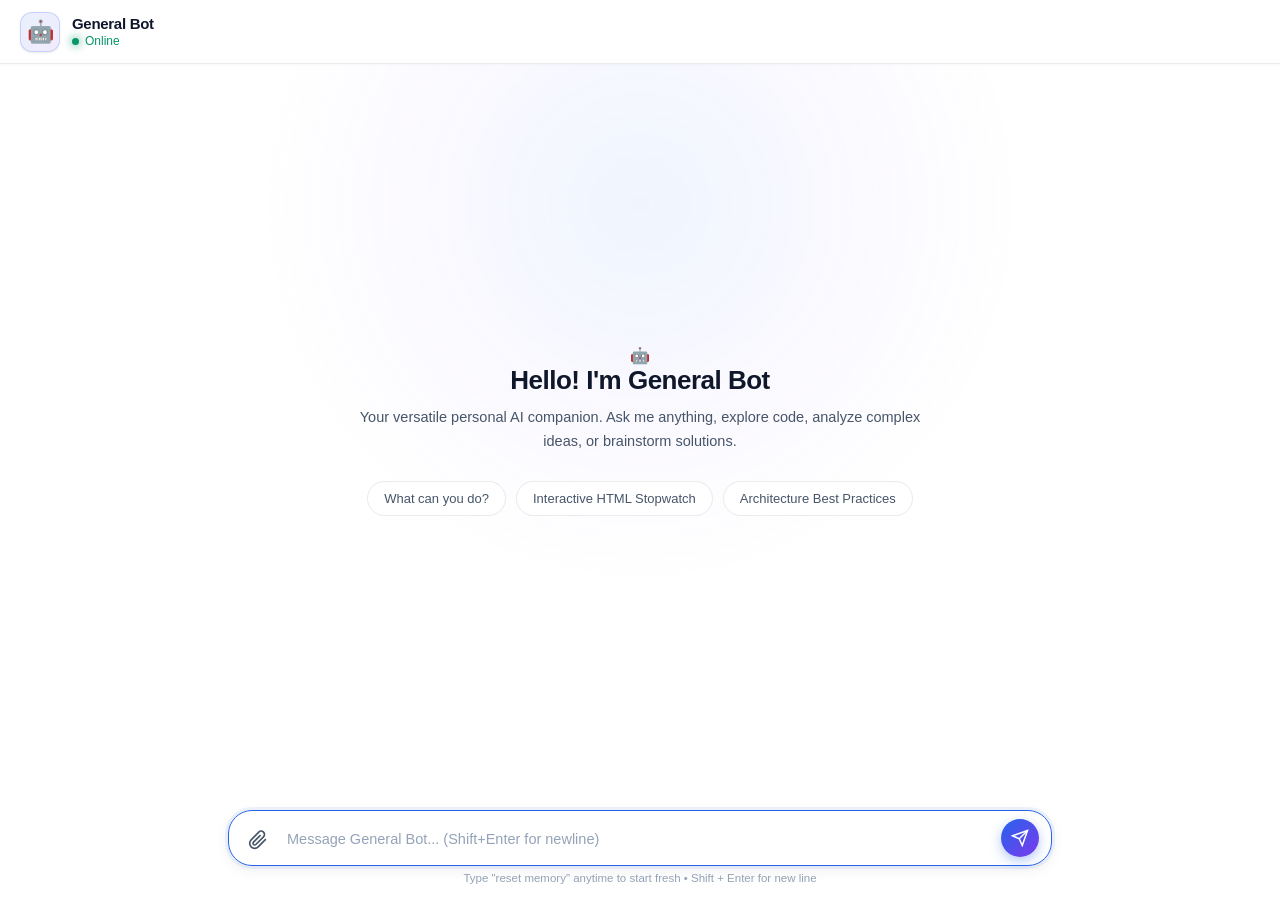
<file: frontend/index.html>
<!DOCTYPE html>
<html lang="en">
<head>
  <meta charset="UTF-8">
  <meta name="viewport" content="width=device-width, initial-scale=1.0, maximum-scale=1.0, user-scalable=no">
  <title>General Bot &bull; ai.maran.co.in</title>
  <link rel="stylesheet" href="styles.css">
  <script src="vendor/marked.min.js"></script>
  <script src="vendor/highlight.min.js"></script>
</head>
<body class="light-theme">
  <div class="app-container">
    <!-- Main Content Area (Single Dedicated Bot) -->
    <main class="main-content">
      <!-- Clean Top Navbar -->
      <header class="navbar">
        <div class="bot-header">
          <div class="bot-avatar">🤖</div>
          <div class="bot-meta">
            <span class="bot-title">General Bot</span>
            <span class="bot-status">
              <span class="status-dot"></span>
              Online
            </span>
          </div>
        </div>
      </header>

      <!-- Chat History Container -->
      <section class="messages-container" id="messagesContainer">
        <!-- Welcome Screen -->
        <div class="welcome-screen" id="welcomeScreen">
          <div class="welcome-card">
            <div class="welcome-avatar">🤖</div>
            <h2>Hello! I'm General Bot</h2>
            <p>Your versatile personal AI companion. Ask me anything, explore code, analyze complex ideas, or brainstorm solutions.</p>
            <div class="prompt-chips">
              <button class="chip" data-prompt="Explain how you work and what capabilities you have">What can you do?</button>
              <button class="chip" data-prompt="Write an interactive HTML/JS stopwatch artifact with Start, Stop, and Lap buttons">Interactive HTML Stopwatch</button>
              <button class="chip" data-prompt="Help me design a clean, modular architecture for a solo developer project">Architecture Best Practices</button>
            </div>
          </div>
        </div>

        <!-- Chat messages injected here -->
        <div class="messages-list" id="messagesList"></div>
      </section>

      <!-- Attachment Preview Tray -->
      <div class="attachment-tray" id="attachmentTray"></div>

      <!-- Composer Input Box (Floating Capsule) -->
      <footer class="composer-container">
        <form class="composer-form" id="chatForm">
          <input type="file" id="fileInput" multiple style="display: none;">
          <button type="button" class="icon-btn attach-btn" id="attachBtn" title="Attach file or image">
            <svg width="20" height="20" viewBox="0 0 24 24" fill="none" stroke="currentColor" stroke-width="2">
              <path d="M21.44 11.05l-9.19 9.19a6 6 0 0 1-8.49-8.49l9.19-9.19a4 4 0 0 1 5.66 5.66l-9.2 9.19a2 2 0 0 1-2.83-2.83l8.49-8.48"></path>
            </svg>
          </button>

          <textarea
            id="messageInput"
            rows="1"
            placeholder="Message General Bot... (Shift+Enter for newline)"
            autofocus
          ></textarea>

          <button type="button" class="icon-btn stop-btn" id="stopBtn" style="display: none;" title="Stop generation">
            <svg width="18" height="18" viewBox="0 0 24 24" fill="currentColor">
              <rect x="6" y="6" width="12" height="12" rx="2"></rect>
            </svg>
          </button>

          <button type="submit" class="icon-btn send-btn" id="sendBtn" title="Send message">
            <svg width="18" height="18" viewBox="0 0 24 24" fill="none" stroke="currentColor" stroke-width="2">
              <line x1="22" y1="2" x2="11" y2="13"></line>
              <polygon points="22 2 15 22 11 13 2 9 22 2"></polygon>
            </svg>
          </button>
        </form>
        <div class="composer-hint">Type "reset memory" anytime to start fresh &bull; Shift + Enter for new line</div>
      </footer>
    </main>
  </div>

  <!-- Artifact Fullscreen Modal -->
  <div class="modal artifact-modal" id="artifactModal">
    <div class="modal-card artifact-modal-card">
      <div class="modal-header">
        <div class="artifact-modal-title">
          <span class="artifact-icon">⚡</span>
          <span id="artifactModalName">Live Preview</span>
        </div>
        <div class="artifact-modal-actions">
          <button class="icon-btn" id="reloadArtifactBtn" title="Reload Preview">
            <svg width="18" height="18" viewBox="0 0 24 24" fill="none" stroke="currentColor" stroke-width="2">
              <path d="M21.5 2v6h-6M21.34 15.57a10 10 0 1 1-.57-8.38l5.67-5.67"/>
            </svg>
          </button>
          <button class="icon-btn" id="closeArtifactModal" title="Close Preview">&times;</button>
        </div>
      </div>
      <div class="modal-body artifact-modal-body">
        <iframe id="artifactModalFrame" sandbox="allow-scripts allow-modals" class="artifact-modal-iframe"></iframe>
      </div>
    </div>
  </div>

  <script src="app.js"></script>
</body>
</html>
</file>
<file: frontend/styles.css>
/* ==========================================================================
   AI Studio &bull; Apple-Style Glassmorphism & Modern Design System (LobeChat inspired)
   ========================================================================== */

:root {
  --font-family: -apple-system, BlinkMacSystemFont, "SF Pro Text", "SF Pro Display", "Segoe UI", Roboto, Helvetica, Arial, sans-serif;
  --font-mono: "SF Mono", "JetBrains Mono", Consolas, "Liberation Mono", Menlo, Courier, monospace;

  /* Native Apple Clean White / Light Aesthetic (Default) */
  --bg-primary: #ffffff;
  --bg-secondary: #f8fafc;
  --bg-tertiary: #f1f5f9;
  --glass-surface: rgba(255, 255, 255, 0.95);
  --glass-border: rgba(0, 0, 0, 0.08);
  --glass-border-focus: rgba(37, 99, 235, 0.4);
  --glass-blur: blur(20px) saturate(180%);
  --border-color: rgba(0, 0, 0, 0.08);

  --text-primary: #0f172a;
  --text-secondary: #475569;
  --text-muted: #94a3b8;

  --accent-color: #2563eb;
  --accent-gradient: linear-gradient(135deg, #2563eb 0%, #7c3aed 100%);
  --accent-hover: #1d4ed8;
  --accent-light: rgba(37, 99, 235, 0.08);

  --user-bubble: linear-gradient(135deg, #2563eb 0%, #1d4ed8 100%);
  --user-text: #ffffff;
  --assistant-bubble: #ffffff;
  --assistant-border: rgba(0, 0, 0, 0.08);

  --error-color: #dc2626;
  --success-color: #059669;
  --warning-color: #d97706;
  --code-bg: #f8fafc;

  --shadow-sm: 0 1px 3px rgba(0, 0, 0, 0.05), 0 1px 2px rgba(0, 0, 0, 0.03);
  --shadow-md: 0 4px 14px rgba(0, 0, 0, 0.07);
  --shadow-lg: 0 10px 30px rgba(0, 0, 0, 0.1);

  --radius-sm: 8px;
  --radius-md: 12px;
  --radius-lg: 18px;
  --radius-xl: 24px;
  --radius-full: 9999px;

  --transition-fast: 0.18s cubic-bezier(0.16, 1, 0.3, 1);
  --transition-normal: 0.28s cubic-bezier(0.16, 1, 0.3, 1);
}

body.light-theme {
  --bg-primary: #ffffff;
  --bg-secondary: #f8fafc;
  --bg-tertiary: #f1f5f9;
  --glass-surface: rgba(255, 255, 255, 0.95);
  --glass-border: rgba(0, 0, 0, 0.08);
  --glass-border-focus: rgba(37, 99, 235, 0.4);
  --border-color: rgba(0, 0, 0, 0.08);

  --text-primary: #0f172a;
  --text-secondary: #475569;
  --text-muted: #94a3b8;

  --assistant-bubble: #ffffff;
  --assistant-border: rgba(0, 0, 0, 0.08);
}

/* Base Reset */
*, *::before, *::after {
  box-sizing: border-box;
  margin: 0;
  padding: 0;
}

html, body {
  height: 100%;
  width: 100%;
  font-family: var(--font-family);
  background-color: var(--bg-primary);
  color: var(--text-primary);
  overflow: hidden;
  -webkit-font-smoothing: antialiased;
  -moz-osx-font-smoothing: grayscale;
}

/* Subtle Ambient Glow Background */
body::before {
  content: "";
  position: fixed;
  top: -20%;
  left: 20%;
  width: 60vw;
  height: 60vw;
  background: radial-gradient(circle, rgba(59, 130, 246, 0.08) 0%, rgba(139, 92, 246, 0.03) 45%, transparent 70%);
  pointer-events: none;
  z-index: 0;
}

/* App Layout */
.app-container {
  display: flex;
  height: 100vh;
  width: 100vw;
  position: relative;
  z-index: 1;
}

/* ==========================================================================
   Sidebar & Navigation
   ========================================================================== */

.sidebar {
  width: var(--sidebar-width);
  height: 100%;
  background: var(--bg-secondary);
  backdrop-filter: var(--glass-blur);
  -webkit-backdrop-filter: var(--glass-blur);
  border-right: 1px solid var(--border-color);
  display: flex;
  flex-direction: column;
  transition: transform var(--transition-normal);
  z-index: 100;
  flex-shrink: 0;
}

.sidebar-header {
  padding: 16px 14px 12px;
  display: flex;
  align-items: center;
  gap: 10px;
}

.new-chat-btn {
  flex: 1;
  display: flex;
  align-items: center;
  justify-content: center;
  gap: 8px;
  padding: 10px 16px;
  font-size: 13.5px;
  font-weight: 600;
  border-radius: var(--radius-md);
  background: var(--accent-gradient);
  color: #ffffff;
  border: none;
  box-shadow: 0 4px 14px rgba(59, 130, 246, 0.28);
  cursor: pointer;
  transition: all var(--transition-fast);
}

.new-chat-btn:hover {
  transform: translateY(-1px);
  box-shadow: 0 6px 20px rgba(59, 130, 246, 0.4);
}

.close-sidebar-btn {
  display: none;
}

.sidebar-search {
  padding: 4px 14px 10px;
}

.sidebar-search input {
  width: 100%;
  padding: 9px 12px;
  background: var(--bg-tertiary);
  border: 1px solid var(--border-color);
  border-radius: var(--radius-sm);
  color: var(--text-primary);
  font-size: 13px;
  outline: none;
  transition: all var(--transition-fast);
}

.sidebar-search input:focus {
  border-color: var(--accent-color);
  box-shadow: 0 0 0 3px var(--accent-light);
}

.sidebar-conversations {
  flex: 1;
  overflow-y: auto;
  padding: 6px 10px;
  display: flex;
  flex-direction: column;
  gap: 4px;
}

.conversation-item {
  display: flex;
  align-items: center;
  justify-content: space-between;
  padding: 9px 12px;
  border-radius: var(--radius-sm);
  cursor: pointer;
  transition: all var(--transition-fast);
  color: var(--text-secondary);
  font-size: 13px;
  user-select: none;
  border: 1px solid transparent;
}

.conversation-item:hover {
  background: var(--bg-tertiary);
  color: var(--text-primary);
}

.conversation-item.active {
  background: var(--accent-light);
  color: var(--text-primary);
  border-color: rgba(59, 130, 246, 0.25);
  font-weight: 500;
}

.conv-title {
  white-space: nowrap;
  overflow: hidden;
  text-overflow: ellipsis;
  flex: 1;
}

.conv-actions {
  display: none;
  gap: 4px;
}

.conversation-item:hover .conv-actions,
.conversation-item.active .conv-actions {
  display: flex;
}

.conv-action-btn {
  background: none;
  border: none;
  color: var(--text-muted);
  cursor: pointer;
  padding: 4px;
  border-radius: 4px;
  display: flex;
  align-items: center;
  justify-content: center;
}

.conv-action-btn:hover {
  color: var(--error-color);
}

.sidebar-footer {
  padding: 12px 14px;
  border-top: 1px solid var(--border-color);
  display: flex;
  flex-direction: column;
  gap: 6px;
}

.footer-btn {
  display: flex;
  align-items: center;
  gap: 10px;
  padding: 9px 12px;
  background: transparent;
  border: 1px solid transparent;
  border-radius: var(--radius-sm);
  color: var(--text-secondary);
  cursor: pointer;
  font-size: 13px;
  font-weight: 500;
  transition: all var(--transition-fast);
  text-align: left;
}

.footer-btn:hover {
  background: var(--bg-tertiary);
  color: var(--text-primary);
  border-color: var(--border-color);
}

/* ==========================================================================
   Main Content Area & Navbar
   ========================================================================== */

.main-content {
  flex: 1;
  display: flex;
  flex-direction: column;
  height: 100%;
  position: relative;
  background-color: transparent;
  min-width: 0;
}

.navbar {
  height: 64px;
  background: var(--glass-surface);
  backdrop-filter: var(--glass-blur);
  -webkit-backdrop-filter: var(--glass-blur);
  border-bottom: 1px solid var(--border-color);
  display: flex;
  align-items: center;
  justify-content: space-between;
  padding: 0 20px;
  z-index: 10;
  box-shadow: 0 1px 2px rgba(0, 0, 0, 0.03);
}

.bot-header {
  display: flex;
  align-items: center;
  gap: 12px;
}

.bot-avatar {
  width: 40px;
  height: 40px;
  border-radius: var(--radius-md);
  background: linear-gradient(135deg, rgba(37, 99, 235, 0.1), rgba(124, 58, 237, 0.1));
  border: 1px solid rgba(37, 99, 235, 0.2);
  display: flex;
  align-items: center;
  justify-content: center;
  font-size: 22px;
  box-shadow: var(--shadow-sm);
}

.bot-meta {
  display: flex;
  flex-direction: column;
  gap: 2px;
}

.bot-title {
  font-size: 15px;
  font-weight: 700;
  letter-spacing: -0.3px;
  color: var(--text-primary);
}

.bot-status {
  display: flex;
  align-items: center;
  gap: 6px;
  font-size: 12px;
  font-weight: 500;
  color: var(--success-color);
}

.navbar-left, .navbar-right {
  display: flex;
  align-items: center;
  gap: 10px;
}

.logo {
  display: flex;
  align-items: center;
  gap: 6px;
  font-weight: 700;
  font-size: 17px;
  letter-spacing: -0.5px;
}

.logo-accent {
  background: var(--accent-gradient);
  -webkit-background-clip: text;
  -webkit-text-fill-color: transparent;
  font-weight: 800;
}

.model-badge {
  display: flex;
  align-items: center;
  gap: 8px;
  background: var(--glass-surface);
  border: 1px solid var(--glass-border);
  padding: 6px 14px;
  border-radius: var(--radius-full);
  font-size: 13px;
  font-weight: 500;
  cursor: pointer;
  box-shadow: var(--shadow-sm);
  transition: all var(--transition-fast);
}

.model-badge:hover {
  border-color: var(--accent-color);
  transform: translateY(-1px);
}

.status-dot {
  width: 7px;
  height: 7px;
  border-radius: 50%;
  background-color: var(--success-color);
  box-shadow: 0 0 10px var(--success-color);
  animation: pulseDot 2s infinite ease-in-out;
}

@keyframes pulseDot {
  0%, 100% { opacity: 1; transform: scale(1); }
  50% { opacity: 0.6; transform: scale(0.9); }
}

/* ==========================================================================
   Messages Container & Welcome Screen
   ========================================================================== */

.messages-container {
  flex: 1;
  overflow-y: auto;
  padding: 24px 18px;
  display: flex;
  flex-direction: column;
  position: relative;
  scroll-behavior: smooth;
}

.welcome-screen {
  margin: auto;
  max-width: 620px;
  text-align: center;
  padding: 30px 20px;
}

.welcome-icon {
  font-size: 44px;
  margin-bottom: 18px;
  display: inline-block;
  animation: floatIcon 3s ease-in-out infinite;
}

@keyframes floatIcon {
  0%, 100% { transform: translateY(0); }
  50% { transform: translateY(-6px); }
}

.welcome-card h2 {
  font-size: 26px;
  font-weight: 700;
  letter-spacing: -0.5px;
  margin-bottom: 10px;
}

.welcome-card p {
  color: var(--text-secondary);
  font-size: 14.5px;
  line-height: 1.6;
  margin-bottom: 28px;
}

.prompt-chips {
  display: flex;
  flex-wrap: wrap;
  gap: 10px;
  justify-content: center;
}

.chip {
  background: var(--glass-surface);
  border: 1px solid var(--border-color);
  color: var(--text-secondary);
  padding: 9px 16px;
  border-radius: var(--radius-full);
  font-size: 13px;
  cursor: pointer;
  transition: all var(--transition-fast);
  backdrop-filter: var(--glass-blur);
}

.chip:hover {
  background: var(--bg-tertiary);
  color: var(--text-primary);
  border-color: var(--accent-color);
  transform: translateY(-2px);
  box-shadow: var(--shadow-sm);
}

.messages-list {
  display: flex;
  flex-direction: column;
  gap: 22px;
  max-width: 860px;
  width: 100%;
  margin: 0 auto;
}

.message-row {
  display: flex;
  flex-direction: column;
  width: 100%;
  animation: messageSlideIn 0.24s cubic-bezier(0.16, 1, 0.3, 1);
}

@keyframes messageSlideIn {
  from {
    opacity: 0;
    transform: translateY(10px) scale(0.99);
  }
  to {
    opacity: 1;
    transform: translateY(0) scale(1);
  }
}

.message-row.user {
  align-items: flex-end;
}

.message-row.assistant {
  align-items: flex-start;
}

.message-bubble {
  max-width: 86%;
  padding: 16px 20px;
  border-radius: var(--radius-lg);
  font-size: 15px;
  line-height: 1.65;
  position: relative;
  word-break: break-word;
}

.message-row.user .message-bubble {
  background: var(--user-bubble);
  color: var(--user-text);
  border-bottom-right-radius: 4px;
  box-shadow: 0 4px 16px rgba(37, 99, 235, 0.28);
}

.message-row.assistant .message-bubble {
  background: var(--assistant-bubble);
  backdrop-filter: var(--glass-blur);
  -webkit-backdrop-filter: var(--glass-blur);
  border: 1px solid var(--assistant-border);
  color: var(--text-primary);
  border-bottom-left-radius: 4px;
  box-shadow: var(--shadow-sm);
  width: 100%;
}

/* ==========================================================================
   Trace / Chain-of-Thought (Exact Vercel AI SDK / shadcn Trace Pattern)
   ========================================================================== */

.trace-container {
  width: 100%;
  margin-bottom: 14px;
}

.trace-collapsible {
  border: 1px solid var(--border-color);
  background: var(--bg-secondary);
  border-radius: var(--radius-md);
  overflow: hidden;
  transition: all var(--transition-fast);
}

.trace-collapsible[open] {
  border-color: rgba(37, 99, 235, 0.3);
  background: var(--bg-secondary);
}

.trace-summary {
  display: flex;
  align-items: center;
  justify-content: space-between;
  padding: 9px 14px;
  cursor: pointer;
  user-select: none;
  color: var(--text-secondary);
  font-size: 12.5px;
  font-weight: 500;
  background: var(--bg-secondary);
  list-style: none;
  transition: all var(--transition-fast);
}

.trace-summary::-webkit-details-marker {
  display: none;
}

.trace-summary:hover {
  color: var(--text-primary);
  background: var(--bg-tertiary);
}

.trace-summary-left {
  display: flex;
  align-items: center;
  gap: 9px;
}

.trace-status-icon {
  width: 16px;
  height: 16px;
  display: inline-flex;
  align-items: center;
  justify-content: center;
  flex-shrink: 0;
}

.trace-icon-spin {
  animation: spin 0.9s linear infinite;
  color: var(--accent-color);
}

.trace-icon-check {
  color: var(--success-color);
}

.trace-icon-alert {
  color: var(--error-color);
}

@keyframes spin {
  from { transform: rotate(0deg); }
  to { transform: rotate(360deg); }
}

.trace-title {
  font-weight: 500;
  letter-spacing: -0.1px;
}

.trace-duration-badge {
  font-size: 11px;
  padding: 2px 7px;
  background: rgba(255, 255, 255, 0.08);
  border-radius: var(--radius-full);
  color: var(--text-muted);
  margin-left: 6px;
}

.trace-chevron {
  font-size: 11px;
  color: var(--text-muted);
  transition: transform 0.22s ease;
}

.trace-collapsible[open] .trace-chevron {
  transform: rotate(180deg);
}

/* Vertical Connecting Trace Tree */
.trace-content {
  padding: 12px 16px 14px 22px;
  border-top: 1px solid var(--border-color);
  position: relative;
}

.trace-tree-line {
  position: absolute;
  top: 16px;
  bottom: 16px;
  left: 29px;
  width: 2px;
  background: rgba(99, 102, 241, 0.2);
  border-radius: 1px;
}

.trace-step-list {
  display: flex;
  flex-direction: column;
  gap: 12px;
  position: relative;
  z-index: 1;
}

.trace-step {
  display: flex;
  flex-direction: column;
  gap: 4px;
}

.trace-line {
  display: flex;
  align-items: center;
  gap: 10px;
  font-size: 12.5px;
  color: var(--text-secondary);
}

.trace-step-dot {
  width: 14px;
  height: 14px;
  border-radius: 50%;
  background: var(--bg-primary);
  border: 2px solid var(--accent-color);
  display: flex;
  align-items: center;
  justify-content: center;
  flex-shrink: 0;
}

.trace-step.done .trace-step-dot {
  border-color: var(--success-color);
  background: var(--success-color);
}

.trace-step.running .trace-step-dot {
  border-color: var(--accent-color);
  animation: pulseDot 1.2s infinite;
}

.trace-step-title {
  font-weight: 500;
  color: var(--text-primary);
}

.trace-step-body {
  margin-left: 24px;
  font-family: var(--font-mono);
  font-size: 11.5px;
  color: var(--text-secondary);
  background: var(--bg-tertiary);
  border: 1px solid var(--border-color);
  border-radius: var(--radius-sm);
  padding: 8px 12px;
  white-space: pre-wrap;
  word-break: break-word;
  max-height: 220px;
  overflow-y: auto;
}

/* Raw Thinking Stream View */
.trace-raw-stream {
  font-family: var(--font-mono);
  font-size: 12px;
  line-height: 1.6;
  color: var(--text-secondary);
  background: var(--bg-tertiary);
  border: 1px solid var(--border-color);
  border-radius: var(--radius-sm);
  padding: 10px 14px;
  white-space: pre-wrap;
  word-break: break-word;
  max-height: 280px;
  overflow-y: auto;
}

/* ==========================================================================
   Artifacts (Live Interactive Code Sandbox)
   ========================================================================== */

.artifact-card {
  margin: 16px 0;
  border-radius: var(--radius-md);
  border: 1px solid var(--border-color);
  background: var(--glass-surface);
  backdrop-filter: var(--glass-blur);
  overflow: hidden;
  box-shadow: var(--shadow-md);
}

.artifact-header {
  display: flex;
  align-items: center;
  justify-content: space-between;
  padding: 8px 14px;
  background: var(--bg-tertiary);
  border-bottom: 1px solid var(--border-color);
}

.artifact-info {
  display: flex;
  align-items: center;
  gap: 8px;
  font-size: 13px;
  font-weight: 600;
}

.artifact-badge {
  font-size: 14px;
}

.artifact-tabs {
  display: flex;
  background: rgba(0, 0, 0, 0.2);
  padding: 3px;
  border-radius: var(--radius-full);
  gap: 2px;
}

.artifact-tab-btn {
  background: transparent;
  border: none;
  color: var(--text-secondary);
  padding: 4px 12px;
  font-size: 12px;
  font-weight: 500;
  border-radius: var(--radius-full);
  cursor: pointer;
  transition: all var(--transition-fast);
}

.artifact-tab-btn.active {
  background: var(--accent-color);
  color: #ffffff;
  box-shadow: 0 2px 8px rgba(37, 99, 235, 0.35);
}

.artifact-actions {
  display: flex;
  align-items: center;
  gap: 6px;
}

.artifact-btn {
  background: none;
  border: none;
  color: var(--text-secondary);
  cursor: pointer;
  padding: 5px;
  border-radius: var(--radius-sm);
  display: flex;
  align-items: center;
  justify-content: center;
  transition: all var(--transition-fast);
}

.artifact-btn:hover {
  background: rgba(255, 255, 255, 0.1);
  color: var(--text-primary);
}

.artifact-view-panel {
  width: 100%;
}

.artifact-preview-panel {
  width: 100%;
  height: 380px;
  background: #ffffff;
  position: relative;
}

.artifact-iframe {
  width: 100%;
  height: 100%;
  border: none;
  display: block;
}

.artifact-code-panel {
  display: none;
}

.artifact-code-panel.active {
  display: block;
}

.artifact-preview-panel.active {
  display: block;
}

/* ==========================================================================
   Assistant Action Toolbar & Voice Synthesis
   ========================================================================== */

.message-actions-toolbar {
  display: flex;
  align-items: center;
  gap: 6px;
  margin-top: 10px;
  padding-top: 8px;
  border-top: 1px solid rgba(255, 255, 255, 0.05);
}

.action-pill-btn {
  display: inline-flex;
  align-items: center;
  gap: 5px;
  background: transparent;
  border: 1px solid transparent;
  color: var(--text-muted);
  font-size: 12px;
  padding: 4px 8px;
  border-radius: var(--radius-sm);
  cursor: pointer;
  transition: all var(--transition-fast);
}

.action-pill-btn:hover {
  background: var(--bg-tertiary);
  color: var(--text-primary);
  border-color: var(--border-color);
}

.action-pill-btn.speaking {
  color: var(--accent-color);
  background: var(--accent-light);
  border-color: rgba(59, 130, 246, 0.3);
  animation: pulseAudio 1.5s infinite;
}

@keyframes pulseAudio {
  0%, 100% { opacity: 1; }
  50% { opacity: 0.6; }
}

.message-timestamp {
  margin-left: auto;
  font-size: 11px;
  color: var(--text-muted);
}

/* ==========================================================================
   Composer Input Box (Floating Glass Capsule)
   ========================================================================== */

.composer-container {
  padding: 12px 18px 16px;
  background: transparent;
  position: relative;
  z-index: 10;
  max-width: 860px;
  width: 100%;
  margin: 0 auto;
}

.attachment-tray {
  display: none;
  flex-wrap: wrap;
  gap: 8px;
  padding: 6px 12px 10px;
}

.tray-chip {
  background: var(--bg-tertiary);
  border: 1px solid var(--border-color);
  padding: 5px 12px;
  border-radius: var(--radius-full);
  font-size: 12px;
  display: flex;
  align-items: center;
  gap: 8px;
  backdrop-filter: var(--glass-blur);
}

.tray-chip-remove {
  background: none;
  border: none;
  color: var(--text-muted);
  cursor: pointer;
  font-size: 14px;
}

.composer-form {
  display: flex;
  align-items: flex-end;
  gap: 8px;
  background: var(--glass-surface);
  backdrop-filter: var(--glass-blur);
  -webkit-backdrop-filter: var(--glass-blur);
  border: 1px solid var(--glass-border);
  border-radius: var(--radius-xl);
  padding: 8px 12px;
  box-shadow: var(--shadow-md);
  transition: all var(--transition-fast);
}

.composer-form:focus-within {
  border-color: var(--accent-color);
  box-shadow: 0 0 0 3px var(--accent-light), var(--shadow-md);
}

.composer-form textarea {
  flex: 1;
  background: transparent;
  border: none;
  outline: none;
  color: var(--text-primary);
  font-family: inherit;
  font-size: 14.5px;
  line-height: 1.5;
  padding: 6px 4px;
  resize: none;
  max-height: 180px;
  min-height: 24px;
}

.composer-form textarea::placeholder {
  color: var(--text-muted);
}

.icon-btn {
  background: transparent;
  border: none;
  color: var(--text-secondary);
  cursor: pointer;
  padding: 7px;
  border-radius: var(--radius-full);
  display: flex;
  align-items: center;
  justify-content: center;
  transition: all var(--transition-fast);
  flex-shrink: 0;
}

.icon-btn:hover {
  background: var(--bg-tertiary);
  color: var(--text-primary);
}

.send-btn {
  background: var(--accent-gradient);
  color: #ffffff;
  border-radius: var(--radius-full);
  width: 38px;
  height: 38px;
  box-shadow: 0 4px 12px rgba(37, 99, 235, 0.35);
}

.send-btn:hover {
  transform: scale(1.05);
  box-shadow: 0 6px 18px rgba(37, 99, 235, 0.45);
}

.stop-btn {
  background: var(--error-color);
  color: #ffffff;
  border-radius: var(--radius-full);
  width: 38px;
  height: 38px;
}

.composer-hint {
  text-align: center;
  font-size: 11.5px;
  color: var(--text-muted);
  margin-top: 6px;
}

/* ==========================================================================
   Modals & Glass Dialogs
   ========================================================================== */

.modal {
  display: none;
  position: fixed;
  top: 0;
  left: 0;
  right: 0;
  bottom: 0;
  background: rgba(0, 0, 0, 0.65);
  backdrop-filter: blur(12px);
  -webkit-backdrop-filter: blur(12px);
  z-index: 1000;
  align-items: center;
  justify-content: center;
  padding: 16px;
  animation: fadeIn 0.18s ease;
}

@keyframes fadeIn {
  from { opacity: 0; }
  to { opacity: 1; }
}

.modal.active {
  display: flex;
}

.modal-card {
  background: var(--glass-surface);
  backdrop-filter: var(--glass-blur);
  -webkit-backdrop-filter: var(--glass-blur);
  border: 1px solid var(--glass-border);
  border-radius: var(--radius-xl);
  max-width: 540px;
  width: 100%;
  max-height: 90vh;
  display: flex;
  flex-direction: column;
  box-shadow: var(--shadow-lg);
  animation: scaleUp 0.22s cubic-bezier(0.16, 1, 0.3, 1);
}

@keyframes scaleUp {
  from { transform: scale(0.96) translateY(8px); opacity: 0; }
  to { transform: scale(1) translateY(0); opacity: 1; }
}

.modal-header {
  padding: 18px 22px;
  border-bottom: 1px solid var(--border-color);
  display: flex;
  align-items: center;
  justify-content: space-between;
}

.modal-header h3 {
  font-size: 17px;
  font-weight: 600;
  letter-spacing: -0.3px;
}

.modal-body {
  padding: 22px;
  overflow-y: auto;
  display: flex;
  flex-direction: column;
  gap: 16px;
}

.modal-footer {
  padding: 16px 22px;
  border-top: 1px solid var(--border-color);
  display: flex;
  justify-content: flex-end;
  gap: 10px;
}

/* Preset Buttons */
.provider-presets {
  display: flex;
  flex-wrap: wrap;
  gap: 8px;
}

.preset-btn {
  background: var(--bg-tertiary);
  border: 1px solid var(--border-color);
  color: var(--text-primary);
  padding: 7px 13px;
  border-radius: var(--radius-full);
  font-size: 12.5px;
  font-weight: 500;
  cursor: pointer;
  transition: all var(--transition-fast);
}

.preset-btn:hover {
  border-color: var(--accent-color);
  background: var(--accent-light);
  color: var(--accent-color);
}

.form-group {
  display: flex;
  flex-direction: column;
  gap: 6px;
}

.form-group label {
  font-size: 13px;
  color: var(--text-secondary);
  font-weight: 500;
}

.password-wrapper {
  position: relative;
  display: flex;
  align-items: center;
  width: 100%;
}

.password-wrapper input {
  width: 100%;
  padding-right: 44px !important;
}

.toggle-password-btn {
  position: absolute;
  right: 10px;
  background: none;
  border: none;
  cursor: pointer;
  font-size: 16px;
  padding: 4px;
  opacity: 0.75;
}

.form-group input, .form-group textarea {
  background: var(--bg-tertiary);
  border: 1px solid var(--border-color);
  border-radius: var(--radius-sm);
  padding: 10px 14px;
  color: var(--text-primary);
  font-family: inherit;
  font-size: 14px;
  outline: none;
  transition: all var(--transition-fast);
}

.form-group input:focus, .form-group textarea:focus {
  border-color: var(--accent-color);
  box-shadow: 0 0 0 3px var(--accent-light);
}

.form-row {
  display: flex;
  gap: 14px;
}

.form-row .half {
  flex: 1;
}

.btn {
  padding: 9px 18px;
  border-radius: var(--radius-sm);
  font-size: 13.5px;
  font-weight: 600;
  cursor: pointer;
  border: none;
  transition: all var(--transition-fast);
}

.btn-primary {
  background: var(--accent-gradient);
  color: #ffffff;
  box-shadow: 0 4px 12px rgba(37, 99, 235, 0.3);
}

.btn-primary:hover {
  box-shadow: 0 6px 18px rgba(37, 99, 235, 0.45);
  transform: translateY(-1px);
}

.btn-secondary {
  background: var(--bg-tertiary);
  color: var(--text-primary);
  border: 1px solid var(--border-color);
}

.btn-secondary:hover {
  background: var(--border-color);
}

/* Fullscreen Artifact Modal */
.artifact-modal-card {
  max-width: 95vw;
  width: 1200px;
  height: 90vh;
}

.artifact-modal-body {
  padding: 0;
  flex: 1;
  background: #ffffff;
}

.artifact-modal-iframe {
  width: 100%;
  height: 100%;
  border: none;
}

/* ==========================================================================
   Code Blocks & Highlighting
   ========================================================================== */

.message-bubble pre {
  background: var(--code-bg);
  border: 1px solid var(--border-color);
  border-radius: var(--radius-md);
  margin: 12px 0;
  overflow: hidden;
  position: relative;
}

.code-header {
  display: flex;
  justify-content: space-between;
  align-items: center;
  background: rgba(255, 255, 255, 0.04);
  padding: 7px 14px;
  font-family: var(--font-mono);
  font-size: 12px;
  color: var(--text-muted);
  border-bottom: 1px solid var(--border-color);
}

.copy-code-btn {
  background: none;
  border: none;
  color: var(--text-secondary);
  font-size: 12px;
  cursor: pointer;
  display: flex;
  align-items: center;
  gap: 5px;
}

.copy-code-btn:hover {
  color: var(--text-primary);
}

.message-bubble code {
  font-family: var(--font-mono);
  font-size: 13.5px;
}

.message-bubble pre code {
  display: block;
  padding: 14px;
  overflow-x: auto;
}

/* Streaming Blinking Cursor */
.streaming-cursor {
  display: inline-block;
  width: 6px;
  height: 16px;
  background-color: var(--accent-color);
  margin-left: 4px;
  vertical-align: middle;
  animation: blink 0.9s infinite;
  border-radius: 2px;
}

@keyframes blink {
  0%, 100% { opacity: 1; }
  50% { opacity: 0; }
}

/* ==========================================================================
   Agent Board & Harness Modal
   ========================================================================== */

.agent-board-card {
  max-width: 860px;
  width: 95vw;
  height: 85vh;
}

.agent-board-header-title {
  display: flex;
  align-items: center;
  gap: 10px;
}

.board-badge {
  font-size: 18px;
}

.agent-board-body {
  padding: 16px 20px;
  display: flex;
  flex-direction: column;
  gap: 14px;
  overflow-y: auto;
}

.board-nav-tabs {
  display: flex;
  gap: 6px;
  border-bottom: 1px solid var(--border-color);
  padding-bottom: 10px;
  overflow-x: auto;
}

.board-tab-btn {
  background: var(--bg-tertiary);
  border: 1px solid var(--border-color);
  color: var(--text-secondary);
  padding: 6px 14px;
  border-radius: var(--radius-full);
  font-size: 12.5px;
  font-weight: 500;
  cursor: pointer;
  white-space: nowrap;
  transition: all var(--transition-fast);
}

.board-tab-btn.active {
  background: var(--accent-gradient);
  color: #ffffff;
  border-color: transparent;
  box-shadow: 0 2px 8px rgba(37, 99, 235, 0.3);
}

.board-tab-content {
  display: none;
  flex-direction: column;
  gap: 14px;
  flex: 1;
}

.board-tab-content.active {
  display: flex;
}

/* Handoff Cards */
.handoffs-list, .tasks-pipeline-list {
  display: flex;
  flex-direction: column;
  gap: 12px;
}

.handoff-card {
  background: var(--bg-tertiary);
  border: 1px solid var(--border-color);
  border-radius: var(--radius-md);
  padding: 14px 16px;
  display: flex;
  flex-direction: column;
  gap: 10px;
  transition: all var(--transition-fast);
}

.handoff-card:hover {
  border-color: var(--accent-color);
  box-shadow: var(--shadow-sm);
}

.handoff-header {
  display: flex;
  align-items: center;
  justify-content: space-between;
}

.handoff-id {
  font-weight: 600;
  font-size: 14px;
  color: var(--text-primary);
}

.handoff-status-badge {
  font-size: 11px;
  padding: 3px 8px;
  border-radius: var(--radius-full);
  font-weight: 600;
  text-transform: uppercase;
}

.handoff-status-badge.complete {
  background: rgba(16, 185, 129, 0.2);
  color: var(--success-color);
  border: 1px solid rgba(16, 185, 129, 0.3);
}

.handoff-status-badge.in_progress {
  background: rgba(59, 130, 246, 0.2);
  color: var(--accent-color);
  border: 1px solid rgba(59, 130, 246, 0.3);
}

.handoff-status-badge.blocked {
  background: rgba(239, 68, 68, 0.2);
  color: var(--error-color);
  border: 1px solid rgba(239, 68, 68, 0.3);
}

.handoff-field {
  font-size: 13px;
  line-height: 1.5;
  color: var(--text-secondary);
}

.handoff-field strong {
  color: var(--text-primary);
}

.handoff-artifact-path {
  font-family: var(--font-mono);
  font-size: 12px;
  background: rgba(0, 0, 0, 0.25);
  padding: 3px 7px;
  border-radius: 4px;
  border: 1px solid var(--border-color);
  display: inline-block;
}

.handoff-evidence {
  font-family: var(--font-mono);
  font-size: 11.5px;
  background: rgba(0, 0, 0, 0.35);
  padding: 8px 12px;
  border-radius: var(--radius-sm);
  border: 1px solid var(--border-color);
  white-space: pre-wrap;
  word-break: break-word;
  color: var(--text-muted);
}

/* Task Pipeline Cards */
.task-pipeline-card {
  background: var(--bg-tertiary);
  border: 1px solid var(--border-color);
  border-radius: var(--radius-md);
  padding: 12px 16px;
  display: flex;
  align-items: center;
  justify-content: space-between;
  gap: 12px;
}

.task-pipeline-left {
  display: flex;
  align-items: center;
  gap: 10px;
}

.task-id-badge {
  font-family: var(--font-mono);
  font-size: 12px;
  font-weight: 600;
  background: var(--accent-light);
  color: var(--accent-color);
  padding: 2px 8px;
  border-radius: 4px;
}

.task-pipeline-title {
  font-size: 13.5px;
  font-weight: 500;
  color: var(--text-primary);
}

/* Context Doc Selector */
.context-doc-selector {
  display: flex;
  gap: 8px;
  margin-bottom: 12px;
}

.context-pill {
  background: var(--bg-tertiary);
  border: 1px solid var(--border-color);
  color: var(--text-secondary);
  padding: 5px 12px;
  border-radius: var(--radius-full);
  font-size: 12px;
  cursor: pointer;
  transition: all var(--transition-fast);
}

.context-pill.active {
  background: var(--accent-color);
  color: #ffffff;
}

.context-doc-view, .board-markdown, .charter-markdown {
  font-size: 13.5px;
  line-height: 1.6;
  color: var(--text-secondary);
  overflow-y: auto;
  max-height: 58vh;
  padding: 8px 4px;
}

.context-doc-view h1, .board-markdown h1, .charter-markdown h1 {
  font-size: 20px;
  margin-bottom: 12px;
  color: var(--text-primary);
}

.context-doc-view h2, .board-markdown h2, .charter-markdown h2 {
  font-size: 16px;
  margin: 14px 0 8px;
  color: var(--text-primary);
}

.context-doc-view table, .board-markdown table, .charter-markdown table {
  width: 100%;
  border-collapse: collapse;
  margin: 12px 0;
  font-size: 12.5px;
}

.context-doc-view th, .board-markdown th, .charter-markdown th,
.context-doc-view td, .board-markdown td, .charter-markdown td {
  border: 1px solid var(--border-color);
  padding: 6px 10px;
  text-align: left;
}

/* ==========================================================================
   Mobile Responsive & Android WebView Adaptations
   ========================================================================== */

@media (max-width: 768px) {
  .sidebar {
    position: fixed;
    top: 0;
    bottom: 0;
    left: 0;
    transform: translateX(-100%);
    box-shadow: var(--shadow-lg);
  }

  .sidebar.open {
    transform: translateX(0);
  }

  .close-sidebar-btn {
    display: flex;
  }

  .sidebar-backdrop {
    display: none;
    position: fixed;
    top: 0;
    left: 0;
    right: 0;
    bottom: 0;
    background-color: rgba(0, 0, 0, 0.5);
    backdrop-filter: blur(4px);
    z-index: 90;
  }

  .sidebar-backdrop.active {
    display: block;
  }

  .message-bubble {
    max-width: 95%;
  }

  .composer-hint {
    display: none;
  }
}
</file>
